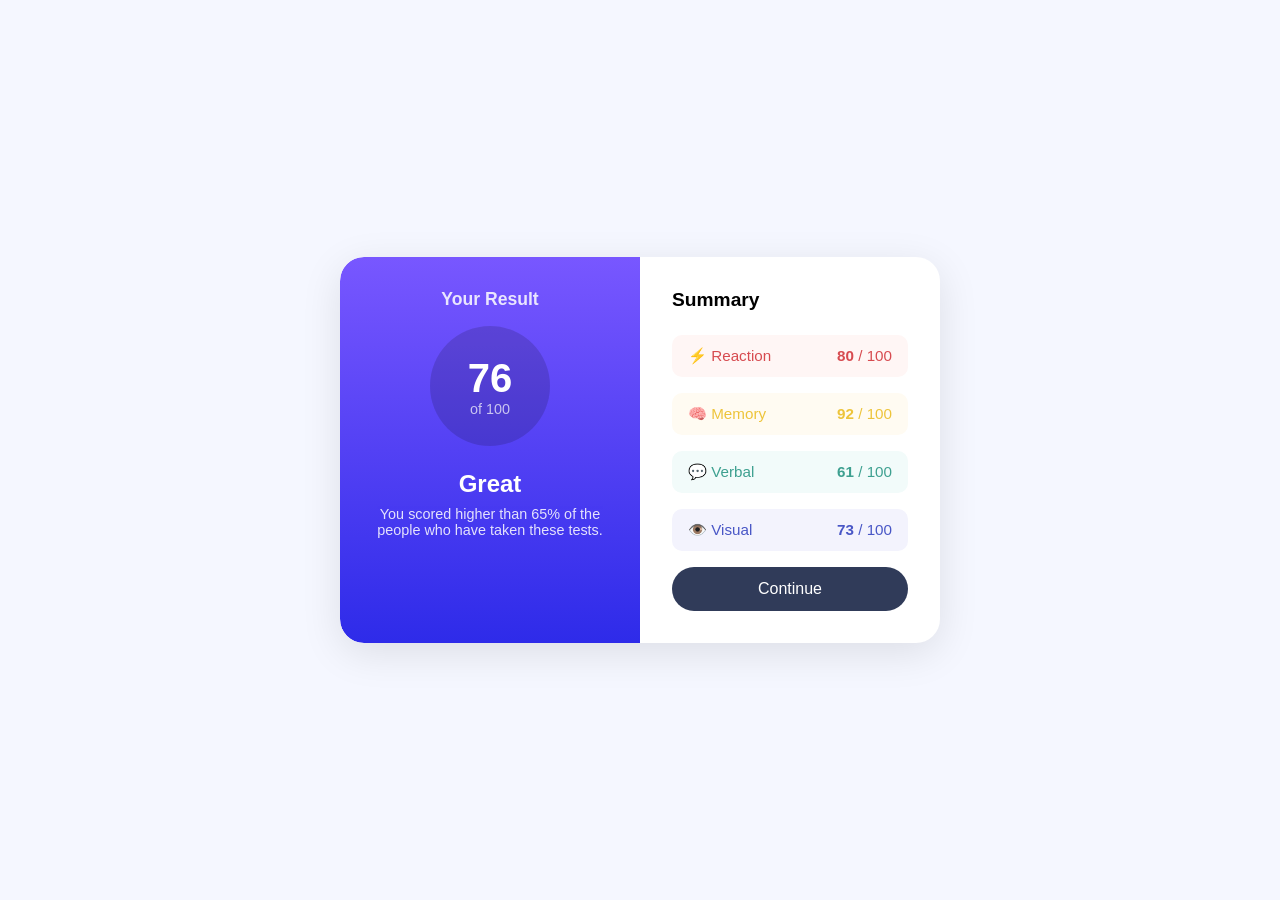
<file: results-summary/index.html>
<!DOCTYPE html>
<html lang="en">
<head>
  <meta charset="UTF-8" />
  <meta name="viewport" content="width=device-width, initial-scale=1.0"/>
  <title>Result Summary Component</title>
  <link rel="stylesheet" href="style.css" />
</head>
<body>
  <div class="container">
    <div class="result-card">
      <div class="left">
        <h2>Your Result</h2>
        <div class="score-circle">
          <span class="score">76</span>
          <span class="out-of">of 100</span>
        </div>
        <h3>Great</h3>
        <p>You scored higher than 65% of the people who have taken these tests.</p>
      </div>
      <div class="right">
        <h2>Summary</h2>
        <div class="summary-item reaction">
          <span class="label">⚡ Reaction</span>
          <span class="value"><strong>80</strong> / 100</span>
        </div>
        <div class="summary-item memory">
          <span class="label">🧠 Memory</span>
          <span class="value"><strong>92</strong> / 100</span>
        </div>
        <div class="summary-item verbal">
          <span class="label">💬 Verbal</span>
          <span class="value"><strong>61</strong> / 100</span>
        </div>
        <div class="summary-item visual">
          <span class="label">👁️ Visual</span>
          <span class="value"><strong>73</strong> / 100</span>
        </div>
        <button class="continue-btn">Continue</button>
      </div>
    </div>
  </div>
</body>
</html>
</file>
<file: results-summary/style.css>
* {
    box-sizing: border-box;
    margin: 0;
    padding: 0;
  }
  
  body {
    font-family: 'Helvetica Neue', sans-serif;
    background-color: #f5f7ff;
    display: flex;
    justify-content: center;
    align-items: center;
    min-height: 100vh;
  }
  
  .container {
    max-width: 600px;
    width: 90%;
    background-color: white;
    border-radius: 24px;
    box-shadow: 0 10px 40px rgba(0, 0, 0, 0.1);
    overflow: hidden;
  }
  
  .result-card {
    display: flex;
    flex-direction: row;
    flex-wrap: nowrap;
  }
  
  .left, .right {
    width: 50%;
    padding: 2rem;
  }
  
  .left {
    background: linear-gradient(180deg, #7857ff, #2e2be9);
    color: white;
    border-radius: 24px 0 0 24px;
    text-align: center;
  }
  
  .left h2 {
    font-size: 1.1rem;
    margin-bottom: 1rem;
    opacity: 0.85;
  }
  
  .score-circle {
    background: rgba(0, 0, 0, 0.15);
    border-radius: 50%;
    width: 120px;
    height: 120px;
    margin: 0 auto;
    display: flex;
    flex-direction: column;
    justify-content: center;
    align-items: center;
  }
  
  .score {
    font-size: 2.5rem;
    font-weight: bold;
  }
  
  .out-of {
    font-size: 0.9rem;
    opacity: 0.7;
  }
  
  .left h3 {
    margin-top: 1.5rem;
    font-size: 1.5rem;
  }
  
  .left p {
    font-size: 0.9rem;
    margin-top: 0.5rem;
    opacity: 0.85;
  }
    .right h2 {
    margin-bottom: 1.5rem;
    font-size: 1.2rem;
  }
  
  .summary-item {
    display: flex;
    justify-content: space-between;
    padding: 0.75rem 1rem;
    border-radius: 10px;
    margin-bottom: 1rem;
    font-size: 0.95rem;
  }
  
  .reaction { background-color: #fff6f5; color: #d74b50; }
  .memory { background-color: #fffbf2; color: #edc43a; }
  .verbal { background-color: #f2fbfa; color: #3ea090; }
  .visual { background-color: #f3f3fd; color: #4856c6; }
  
  .continue-btn {
    width: 100%;
    padding: 0.8rem;
    background-color: #303b59;
    color: white;
    font-size: 1rem;
    border: none;
    border-radius: 25px;
    cursor: pointer;
    transition: background 0.3s;
  }
  
  .continue-btn:hover {
    background-color: #1f2a45;
  }
    @media (max-width: 640px) {
    .result-card {
      flex-direction: column;
    }
  
    .left {
      border-radius: 24px 24px 0 0;
    }
  
    .right {
      border-radius: 0 0 24px 24px;
    }
  }
</file>
